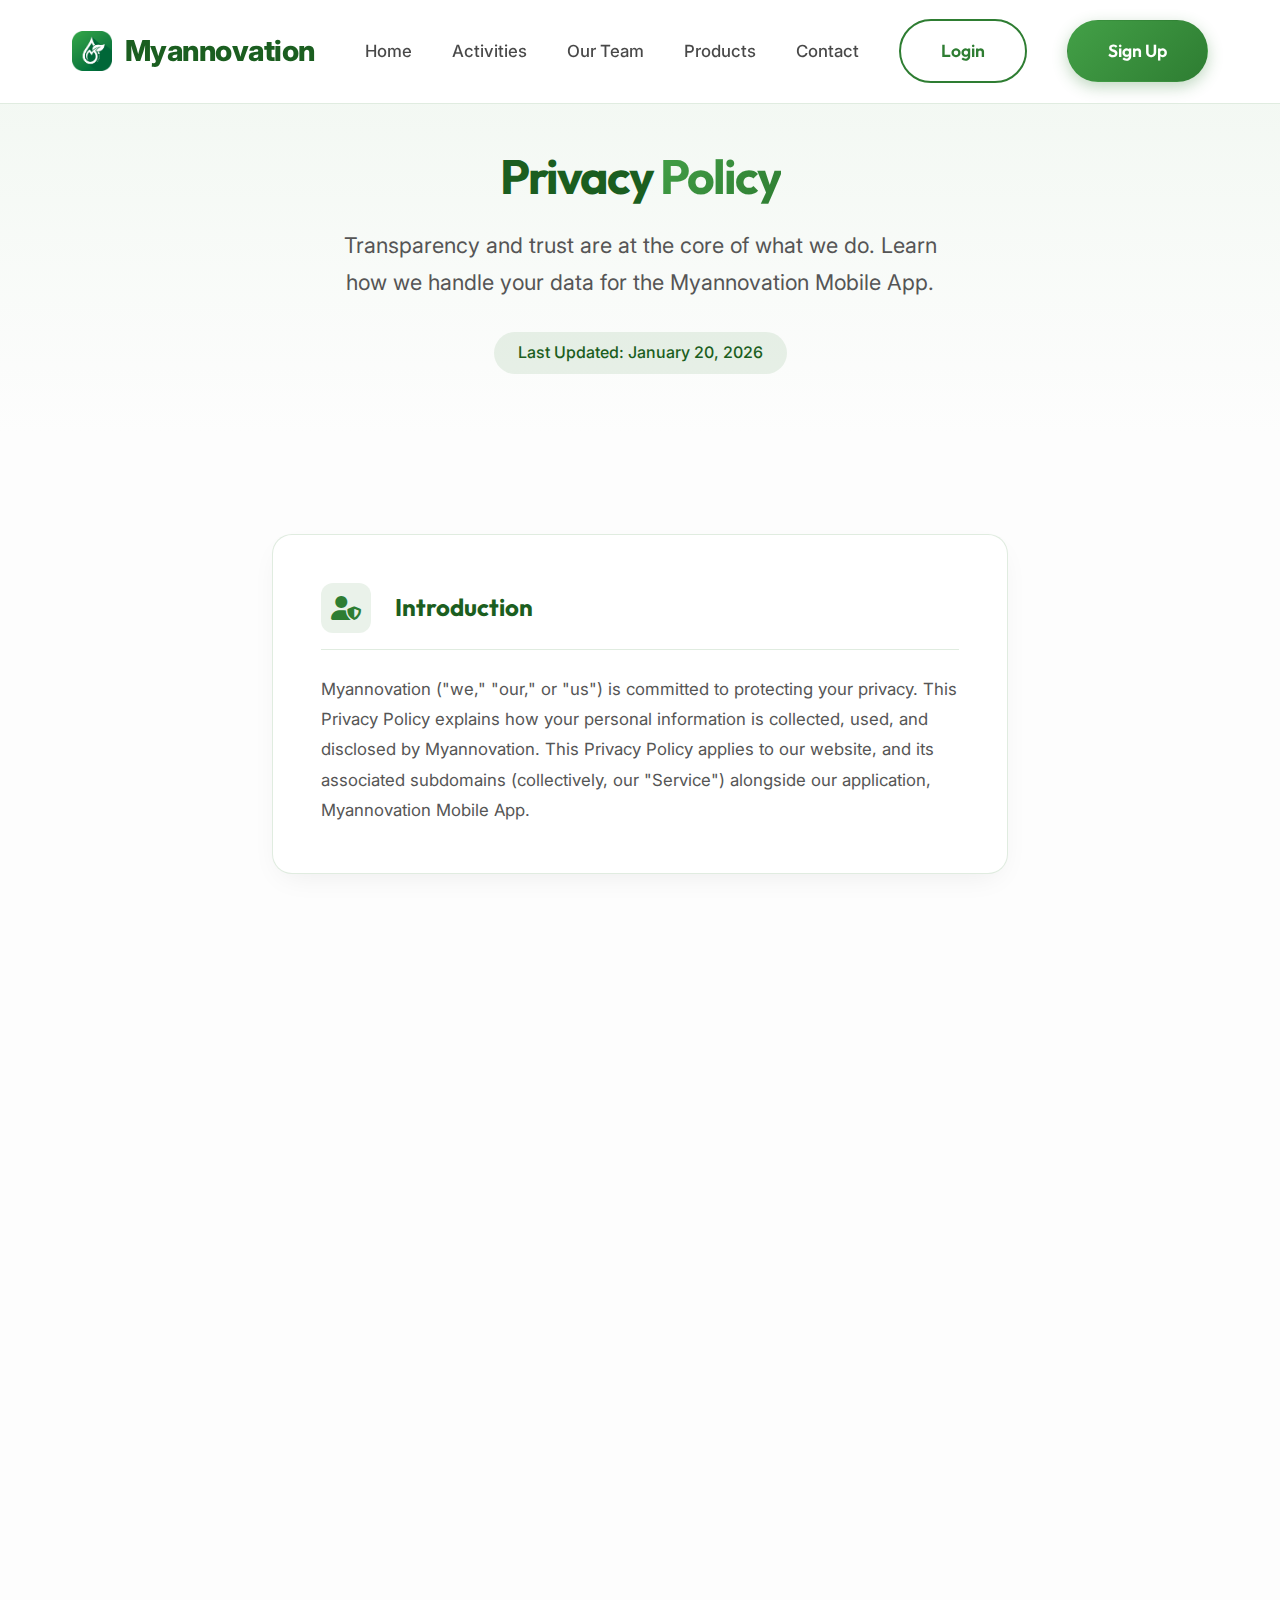
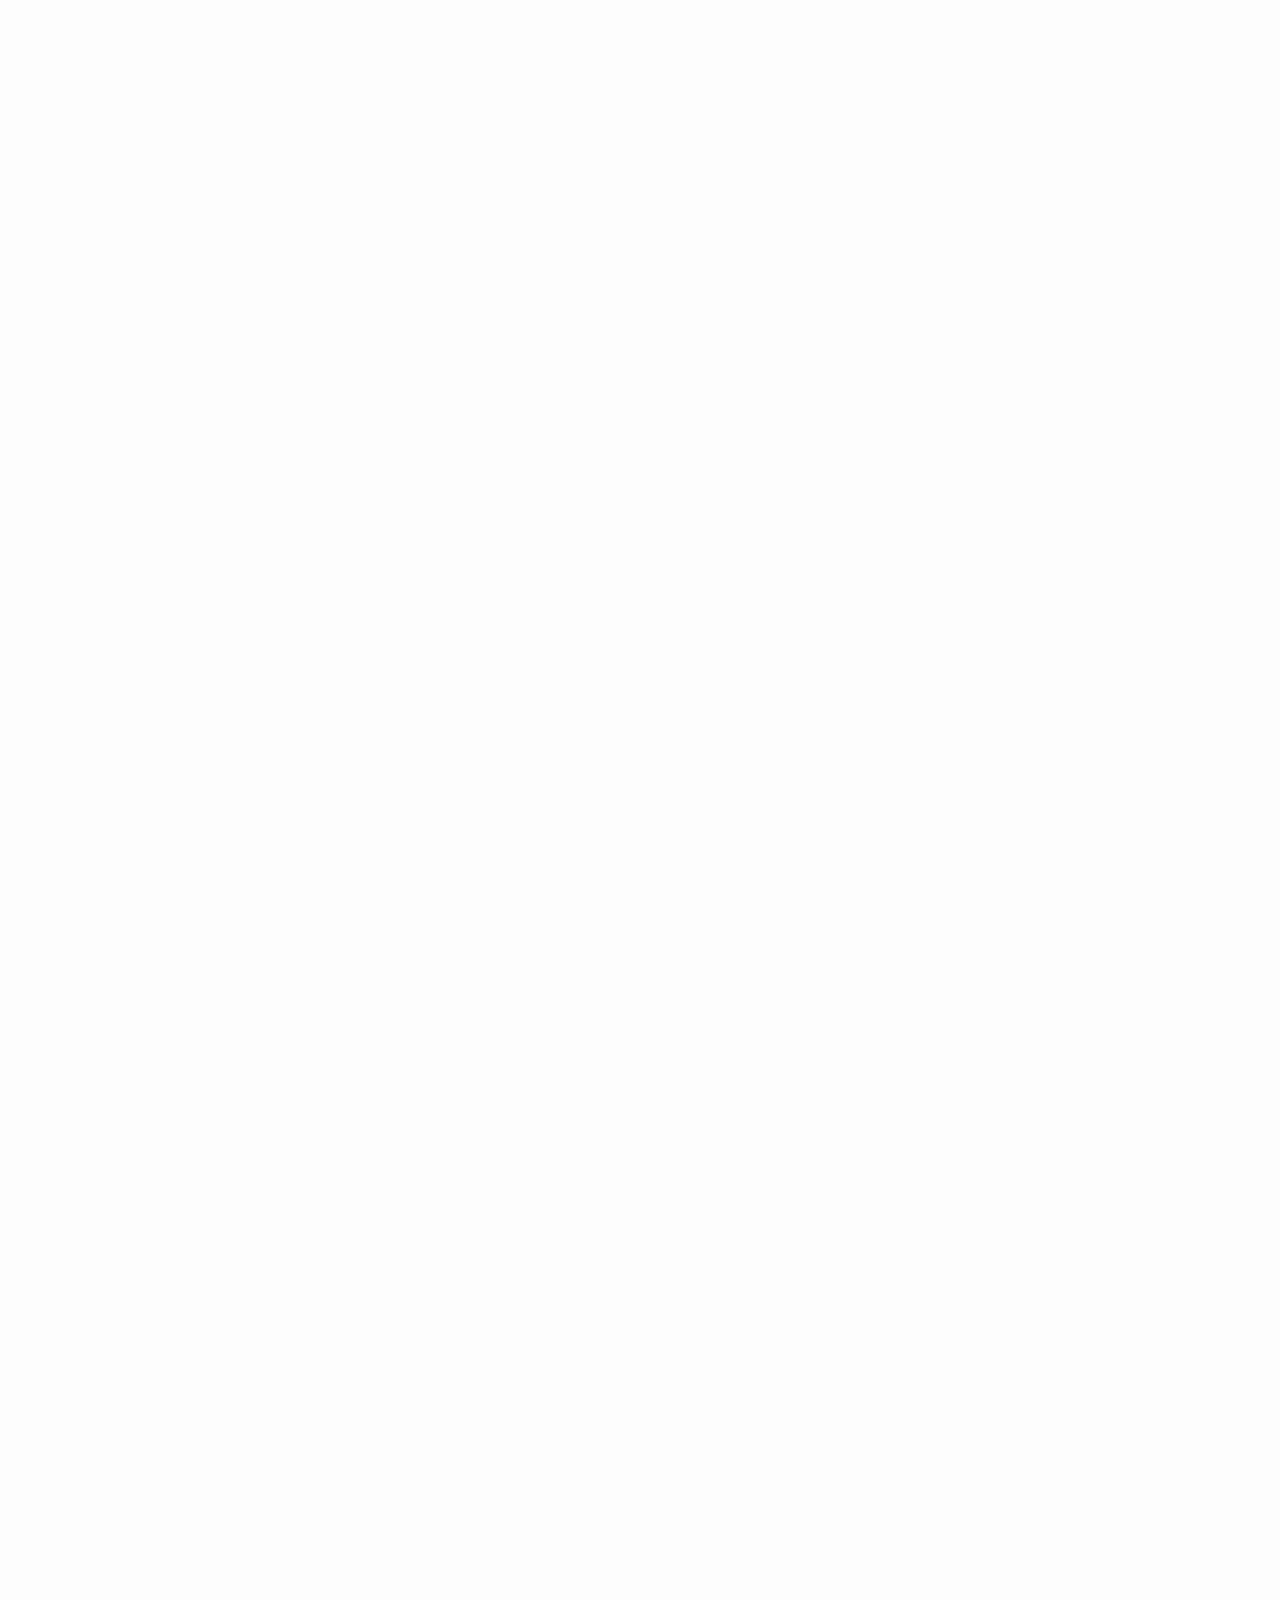
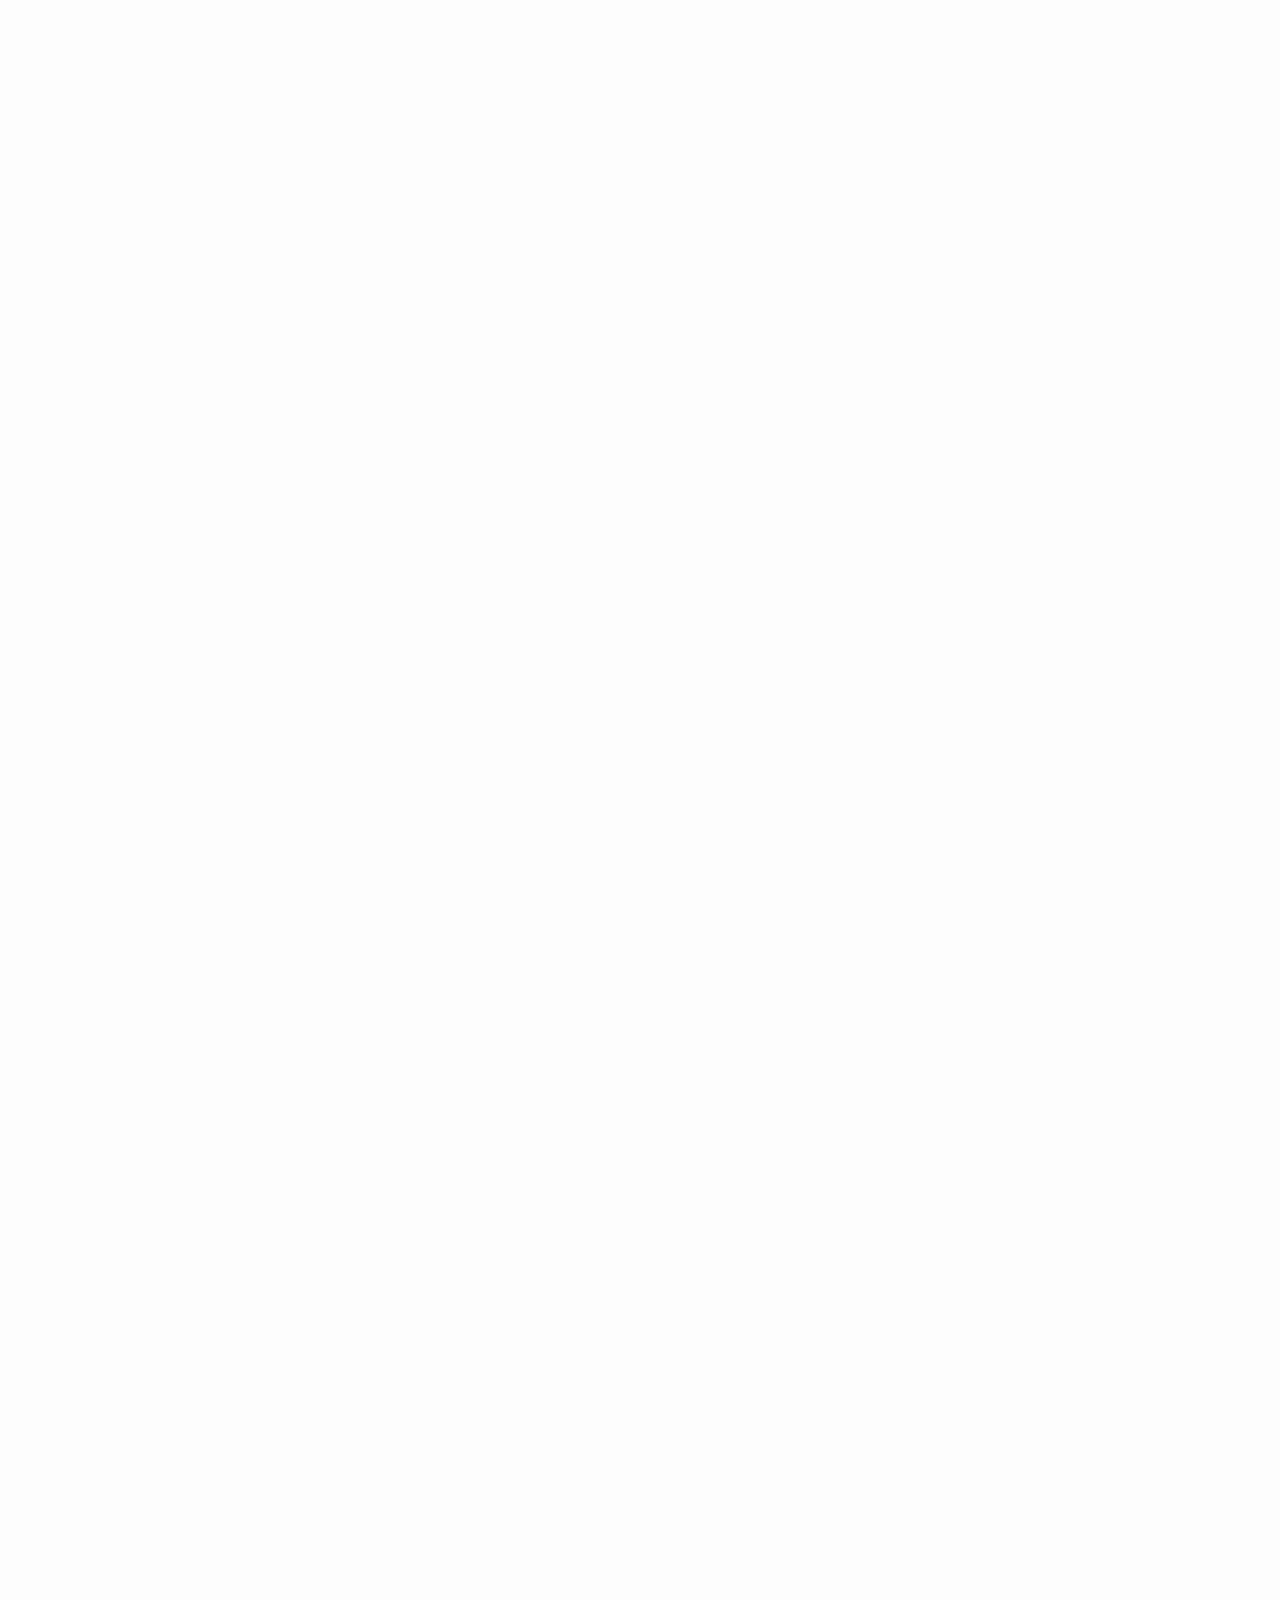
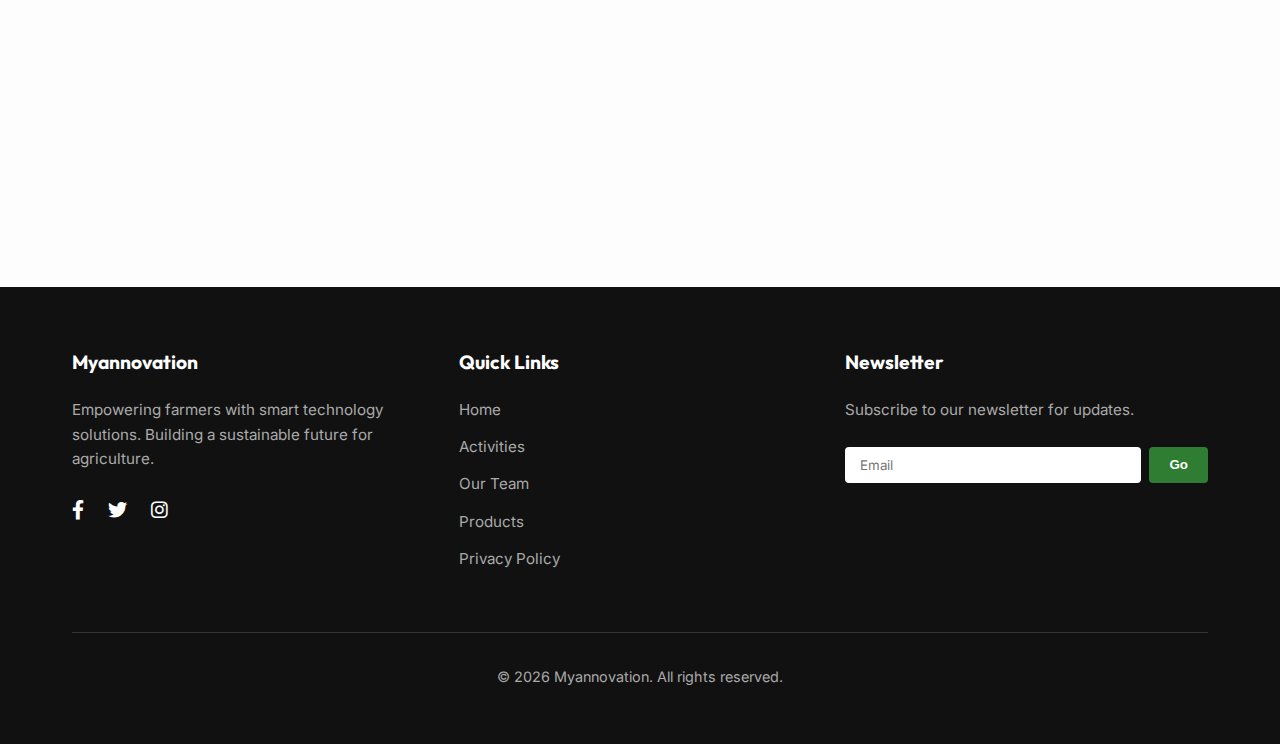
<file: privacy.html>
<!DOCTYPE html>
<html lang="en">

<head>
    <meta charset="UTF-8">
    <meta name="viewport" content="width=device-width, initial-scale=1.0">
    <title>Privacy Policy - Myannovation Mobile App</title>
    <link rel="stylesheet" href="styles.css">
    <link rel="stylesheet" href="https://cdnjs.cloudflare.com/ajax/libs/font-awesome/6.0.0/css/all.min.css">
    <style>
        .privacy-container {
            max-width: 800px;
            margin: 0 auto;
        }

        .policy-card {
            background: var(--bg-card);
            border-radius: 20px;
            padding: 3rem;
            box-shadow: var(--shadow);
            margin-bottom: 2rem;
            border: 1px solid var(--border);
        }

        .policy-header {
            display: flex;
            align-items: center;
            margin-bottom: 1.5rem;
            border-bottom: 1px solid var(--border);
            padding-bottom: 1rem;
        }

        .policy-icon {
            width: 50px;
            height: 50px;
            background: rgba(46, 125, 50, 0.1);
            border-radius: 12px;
            display: flex;
            align-items: center;
            justify-content: center;
            color: var(--primary);
            font-size: 1.5rem;
            margin-right: 1.5rem;
        }

        .policy-title {
            font-size: 1.5rem;
            color: var(--primary-dark);
            margin: 0;
        }

        .policy-content {
            color: var(--text-secondary);
            font-size: 1.05rem;
            line-height: 1.8;
        }

        .policy-list {
            list-style: none;
            margin-top: 1rem;
        }

        .policy-list li {
            position: relative;
            padding-left: 1.5rem;
            margin-bottom: 0.8rem;
        }

        .policy-list li::before {
            content: '•';
            color: var(--primary);
            position: absolute;
            left: 0;
            font-weight: bold;
            font-size: 1.2rem;
        }

        @media (max-width: 600px) {
            .policy-card {
                padding: 2rem;
            }

            .policy-header {
                flex-direction: column;
                align-items: flex-start;
                gap: 1rem;
            }

            .policy-icon {
                margin-right: 0;
            }
        }
    </style>
</head>

<body>
    <!-- Navigation -->
    <nav class="navbar glass-nav">
        <div class="container nav-container">
            <a href="index.html" class="logo">
                <img src="assets/logo.png" alt="Myannovation Logo" style="height: 40px;">
                <span class="logo-text">Myannovation</span>
            </a>
            <div class="nav-links">
                <a href="index.html" class="nav-link">Home</a>
                <a href="activities.html" class="nav-link">Activities</a>
                <a href="team.html" class="nav-link">Our Team</a>
                <a href="index.html#products" class="nav-link">Products</a>
                <a href="index.html#contact" class="nav-link">Contact</a>
                <a href="login.html" class="btn btn-outline">Login</a>
                <a href="register.html" class="btn btn-primary">Sign Up</a>
            </div>
            <div class="mobile-toggle" style="display: none; color: var(--primary-dark); font-size: 1.5rem;">
                <i class="fas fa-bars"></i>
            </div>
        </div>
    </nav>

    <!-- Hero -->
    <section class="section"
        style="padding-top: 150px; padding-bottom: 60px; text-align: center; background: linear-gradient(to bottom, var(--bg-off-white), var(--bg-light));">
        <div class="container">
            <h1 class="hero-title reveal" style="font-size: 3rem;">Privacy <span class="gradient-text">Policy</span>
            </h1>
            <p class="hero-subtitle reveal" style="margin: 0 auto; max-width: 600px;">
                Transparency and trust are at the core of what we do. Learn how we handle your data for the Myannovation
                Mobile App.
            </p>
            <div class="reveal"
                style="margin-top: 2rem; display: inline-block; padding: 0.5rem 1.5rem; background: rgba(46, 125, 50, 0.1); color: var(--primary-dark); border-radius: 50px; font-weight: 500;">
                Last Updated: January 20, 2026
            </div>
        </div>
    </section>

    <!-- Content -->
    <section class="section">
        <div class="container privacy-container">

            <!-- Introduction -->
            <div class="policy-card reveal">
                <div class="policy-header">
                    <div class="policy-icon"><i class="fas fa-user-shield"></i></div>
                    <h2 class="policy-title">Introduction</h2>
                </div>
                <div class="policy-content">
                    Myannovation ("we," "our," or "us") is committed to protecting your privacy. This Privacy Policy
                    explains how your personal information is collected, used, and disclosed by Myannovation. This
                    Privacy Policy applies to our website, and its associated subdomains (collectively, our "Service")
                    alongside our application, Myannovation Mobile App.
                </div>
            </div>

            <!-- Information Collection -->
            <div class="policy-card reveal">
                <div class="policy-header">
                    <div class="policy-icon"><i class="fas fa-database"></i></div>
                    <h2 class="policy-title">Information We Collect</h2>
                </div>
                <div class="policy-content">
                    <p>We collect information to provide better services to our users. The types of information we
                        collect include:</p>
                    <ul class="policy-list">
                        <li><strong>Personal Information:</strong> Name, email address, phone number, and farm location
                            data when you register for an account.</li>
                        <li><strong>Device Information:</strong> Information about your mobile device, including IP
                            address, device type, and operating system.</li>
                        <li><strong>Usage Data:</strong> Information identifying your device and usage patterns, such as
                            features used and time spent on the app.</li>
                        <li><strong>Sensor Data:</strong> Data collected from your connected agricultural devices (IoT
                            sensors, pumps, etc.) linked to your account.</li>
                    </ul>
                </div>
            </div>

            <!-- Usage -->
            <div class="policy-card reveal">
                <div class="policy-header">
                    <div class="policy-icon"><i class="fas fa-cogs"></i></div>
                    <h2 class="policy-title">How We Use Your Information</h2>
                </div>
                <div class="policy-content">
                    <p>We use the information we collect in various ways, including to:</p>
                    <ul class="policy-list">
                        <li>Provide, operate, and maintain our mobile application</li>
                        <li>Improve, personalize, and expand our services</li>
                        <li>Understand and analyze how you use our app</li>
                        <li>Develop new products, services, features, and functionality</li>
                        <li>Communicate with you, either directly or through one of our partners</li>
                        <li>Monitor and analyze trends, usage, and activities in connection with our service</li>
                    </ul>
                </div>
            </div>

            <!-- Sharing -->
            <div class="policy-card reveal">
                <div class="policy-header">
                    <div class="policy-icon"><i class="fas fa-share-alt"></i></div>
                    <h2 class="policy-title">Information Sharing</h2>
                </div>
                <div class="policy-content">
                    We do not sell, trade, or rent Users personal identification information to others. We may share
                    generic aggregated demographic information not linked to any personal identification information
                    regarding visitors and users with our business partners, trusted affiliates, and advertisers for the
                    purposes outlined above.
                </div>
            </div>

            <!-- Security -->
            <div class="policy-card reveal">
                <div class="policy-header">
                    <div class="policy-icon"><i class="fas fa-lock"></i></div>
                    <h2 class="policy-title">Security</h2>
                </div>
                <div class="policy-content">
                    We value your trust in providing us your Personal Information, thus we are striving to use
                    commercially acceptable means of protecting it. But remember that no method of transmission over the
                    internet, or method of electronic storage is 100% secure and reliable, and we cannot guarantee its
                    absolute security.
                </div>
            </div>

            <!-- Data Retention -->
            <div class="policy-card reveal">
                <div class="policy-header">
                    <div class="policy-icon"><i class="fas fa-clock"></i></div>
                    <h2 class="policy-title">Data Retention</h2>
                </div>
                <div class="policy-content">
                    <p>We retain your personal information only for as long as necessary to fulfill the purposes
                        outlined in this Privacy Policy, unless a longer retention period is required or permitted by
                        law.</p>
                    <ul class="policy-list">
                        <li><strong>Account Data:</strong> Retained while your account is active and for 90 days after
                            account deletion.</li>
                        <li><strong>Sensor and Usage Data:</strong> Retained for up to 2 years for analytics and service
                            improvement purposes.</li>
                        <li><strong>Communication Records:</strong> Retained for up to 1 year for customer support
                            purposes.</li>
                        <li><strong>Legal Compliance Data:</strong> May be retained longer if required by applicable
                            laws or regulations.</li>
                    </ul>
                </div>
            </div>

            <!-- Your Rights and Data Deletion -->
            <div class="policy-card reveal">
                <div class="policy-header">
                    <div class="policy-icon"><i class="fas fa-user-check"></i></div>
                    <h2 class="policy-title">Your Rights and Data Deletion</h2>
                </div>
                <div class="policy-content">
                    <p>You have the following rights regarding your personal data:</p>
                    <ul class="policy-list">
                        <li><strong>Access:</strong> You can request a copy of the personal data we hold about you.</li>
                        <li><strong>Correction:</strong> You can update or correct your personal information through
                            your account settings.</li>
                        <li><strong>Data Deletion:</strong> You can request deletion of your personal data without
                            deleting your account.</li>
                        <li><strong>Account Deletion:</strong> You can request complete deletion of your account and all
                            associated data.</li>
                        <li><strong>Data Portability:</strong> You can request your data in a machine-readable format.
                        </li>
                        <li><strong>Withdraw Consent:</strong> You can withdraw consent for data processing at any time.
                        </li>
                    </ul>

                    <div
                        style="margin-top: 1.5rem; padding: 1.5rem; background: rgba(46, 125, 50, 0.05); border-left: 4px solid var(--primary); border-radius: 8px;">
                        <h3 style="margin-top: 0; color: var(--primary-dark); font-size: 1.2rem;">How to Request Data
                            Deletion</h3>
                        <p style="margin-bottom: 1rem;">To request deletion of your personal data or your entire
                            account, you can:</p>
                        <ol style="margin-left: 1.5rem; line-height: 1.8;">
                            <li><strong>In-App Request:</strong> Go to Settings → Privacy → Request Data Deletion in the
                                Myannovation Mobile App</li>
                            <li><strong>Email Request:</strong> Send an email to
                                <strong>privacy@myannovation.com</strong> with the subject "Data Deletion Request"
                            </li>
                            <li><strong>Contact Form:</strong> Fill out our data deletion request form at
                                <strong>www.myannovation.com/data-deletion</strong>
                            </li>
                        </ol>
                        <p style="margin-top: 1rem; margin-bottom: 0;"><strong>Response Time:</strong> We will respond
                            to your request within 30 days and complete the deletion within 90 days, unless legally
                            required to retain certain information.</p>
                    </div>

                    <div
                        style="margin-top: 1rem; padding: 1rem; background: #fff3cd; border-radius: 8px; border: 1px solid #ffc107;">
                        <p style="margin: 0; color: #856404;"><strong>Note:</strong> Some data may need to be retained
                            for legal compliance, fraud prevention, or to complete transactions you have requested. We
                            will inform you if we cannot delete specific data and explain why.</p>
                    </div>
                </div>
            </div>

            <!-- Contact -->
            <div class="policy-card reveal">
                <div class="policy-header">
                    <div class="policy-icon"><i class="fas fa-envelope-open-text"></i></div>
                    <h2 class="policy-title">Contact Us</h2>
                </div>
                <div class="policy-content">
                    <p>If you have any questions or suggestions about our Privacy Policy, do not hesitate to contact us.
                    </p>
                    <div
                        style="margin-top: 1.5rem; padding: 1.5rem; background: #f9f9f9; border-radius: 12px; display: flex; flex-direction: column; gap: 0.8rem;">
                        <span style="display: flex; align-items: center;"><i class="fas fa-envelope"
                                style="color: var(--primary); margin-right: 1rem; width: 20px;"></i>
                            info@myannovation.com</span>
                        <span style="display: flex; align-items: center;"><i class="fas fa-phone"
                                style="color: var(--primary); margin-right: 1rem; width: 20px;"></i> +959
                            750272225</span>
                    </div>
                </div>
            </div>

        </div>
    </section>

    <!-- Footer -->
    <footer class="footer">
        <div class="container">
            <div class="grid-3">
                <!-- Column 1: Info -->
                <div>
                    <h3>Myannovation</h3>
                    <p>
                        Empowering farmers with smart technology solutions. Building a sustainable future for
                        agriculture.
                    </p>
                    <div class="footer-social">
                        <a href="https://www.facebook.com/people/Myannovation/61566547287081/" target="_blank"><i
                                class="fab fa-facebook-f"></i></a>
                        <a href="#"><i class="fab fa-twitter"></i></a>
                        <a href="#"><i class="fab fa-instagram"></i></a>
                    </div>
                </div>

                <!-- Column 2: Quick Links -->
                <div>
                    <h3>Quick Links</h3>
                    <ul class="footer-links">
                        <li><a href="index.html">Home</a></li>
                        <li><a href="activities.html">Activities</a></li>
                        <li><a href="team.html">Our Team</a></li>
                        <li><a href="index.html#products">Products</a></li>
                        <li><a href="privacy.html">Privacy Policy</a></li>
                    </ul>
                </div>

                <!-- Column 3: Newsletter -->
                <div>
                    <h3>Newsletter</h3>
                    <p>Subscribe to our newsletter for updates.</p>
                    <form class="newsletter-form" onsubmit="event.preventDefault();">
                        <input type="email" placeholder="Email" class="newsletter-input" required>
                        <button type="submit" class="btn-newsletter">Go</button>
                    </form>
                </div>
            </div>
            <div class="footer-bottom">
                <p>&copy; 2026 Myannovation. All rights reserved.</p>
            </div>
        </div>
    </footer>
    <script src="script.js"></script>
</body>

</html>
</file>
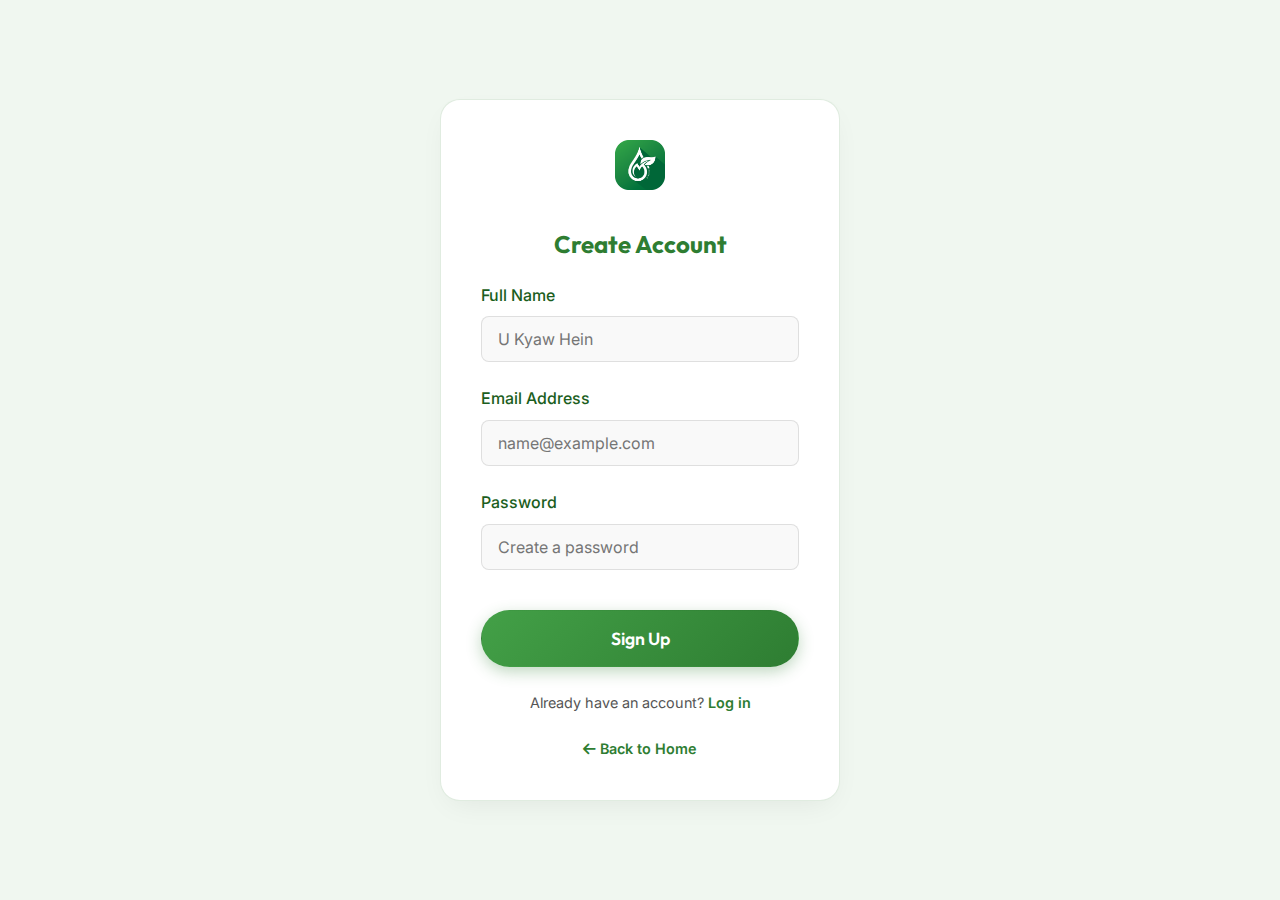
<file: register.html>
<!DOCTYPE html>
<html lang="en">

<head>
    <meta charset="UTF-8">
    <meta name="viewport" content="width=device-width, initial-scale=1.0">
    <title>Sign Up - Myannovation</title>
    <link href="https://cdnjs.cloudflare.com/ajax/libs/font-awesome/6.0.0/css/all.min.css" rel="stylesheet">
    <link rel="stylesheet" href="styles.css">
    <style>
        .auth-container {
            display: flex;
            align-items: center;
            justify-content: center;
            min-height: 100vh;
            background: var(--bg-off-white);
            padding: 20px;
        }

        .auth-card {
            width: 100%;
            max-width: 400px;
            padding: 2.5rem;
            text-align: center;
        }

        .auth-logo {
            margin-bottom: 2rem;
            display: inline-block;
        }

        .auth-logo img {
            height: 50px;
        }

        .auth-form {
            text-align: left;
        }

        .auth-footer {
            margin-top: 1.5rem;
            font-size: 0.9rem;
            color: var(--text-secondary);
        }

        .auth-footer a {
            color: var(--primary);
            font-weight: 600;
        }
    </style>
</head>

<body>
    <div class="auth-container">
        <div class="card auth-card fade-in">
            <a href="index.html" class="auth-logo">
                <img src="assets/logo.png" alt="Myannovation">
            </a>
            <h2 style="margin-bottom: 1.5rem; color: var(--primary);">Create Account</h2>
            <form action="#" class="auth-form">
                <div class="form-group">
                    <label for="name" class="form-label">Full Name</label>
                    <input type="text" id="name" class="form-input" placeholder="U Kyaw Hein" required>
                </div>
                <div class="form-group">
                    <label for="email" class="form-label">Email Address</label>
                    <input type="email" id="email" class="form-input" placeholder="name@example.com" required>
                </div>
                <div class="form-group">
                    <label for="password" class="form-label">Password</label>
                    <input type="password" id="password" class="form-input" placeholder="Create a password" required>
                </div>
                <button type="submit" class="btn btn-primary" style="width: 100%; margin-top: 1rem;">Sign Up</button>
            </form>
            <div class="auth-footer">
                Already have an account? <a href="login.html">Log in</a>
                <br><br>
                <a href="index.html"><i class="fas fa-arrow-left"></i> Back to Home</a>
            </div>
        </div>
    </div>
</body>

</html>
</file>
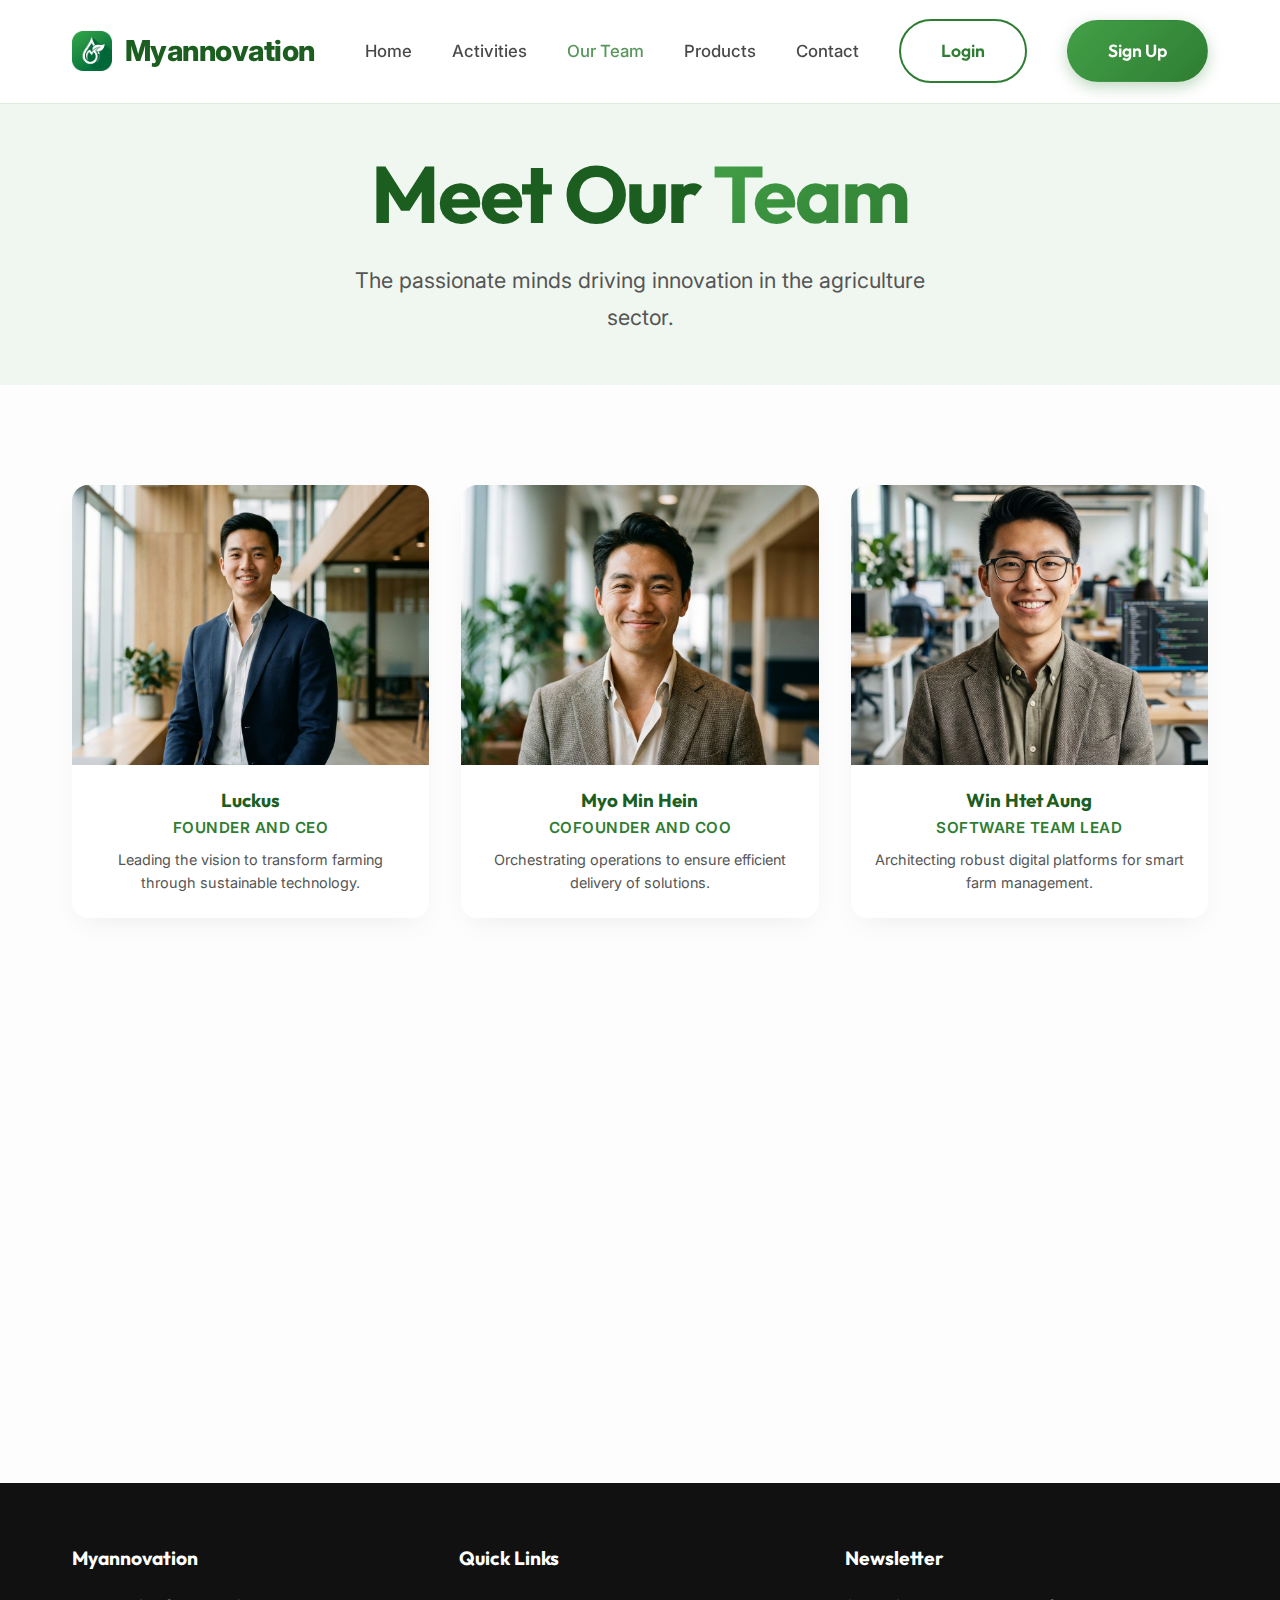
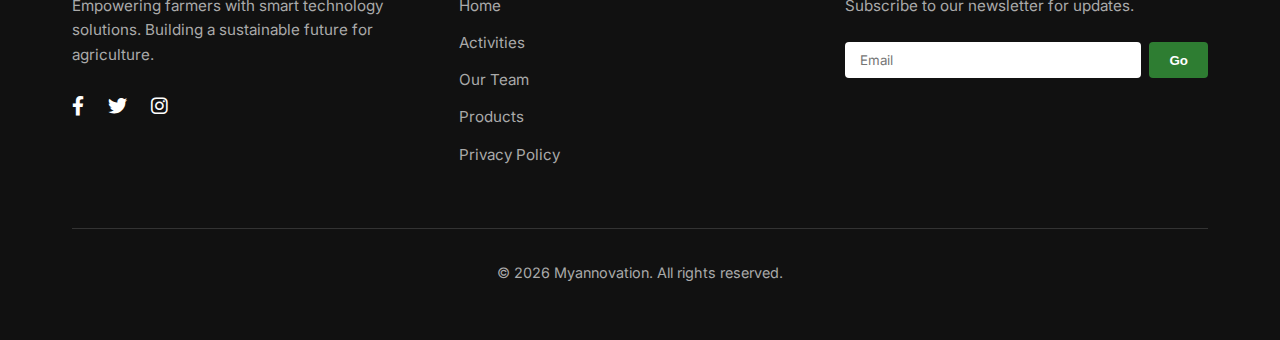
<file: team.html>
<!DOCTYPE html>
<html lang="en">

<head>
    <meta charset="UTF-8">
    <meta name="viewport" content="width=device-width, initial-scale=1.0">
    <title>Our Team - Myannovation</title>
    <link rel="stylesheet" href="styles.css">
    <link rel="stylesheet" href="https://cdnjs.cloudflare.com/ajax/libs/font-awesome/6.0.0/css/all.min.css">
</head>

<body>
    <!-- Navigation -->
    <nav class="navbar glass-nav">
        <div class="container nav-container">
            <a href="index.html" class="logo">
                <img src="assets/logo.png" alt="Myannovation Logo" style="height: 40px;">
                <span class="logo-text">Myannovation</span>
            </a>
            <div class="nav-links">
                <a href="index.html" class="nav-link">Home</a>
                <a href="activities.html" class="nav-link">Activities</a>
                <a href="team.html" class="nav-link" style="color: var(--primary);">Our Team</a>
                <a href="index.html#products" class="nav-link">Products</a>
                <a href="index.html#contact" class="nav-link">Contact</a>
                <a href="login.html" class="btn btn-outline">Login</a>
                <a href="register.html" class="btn btn-primary">Sign Up</a>
            </div>
            <div class="mobile-toggle" style="display: none; color: var(--primary-dark); font-size: 1.5rem;">
                <i class="fas fa-bars"></i>
            </div>
        </div>
    </nav>

    <!-- Header -->
    <section class="section" style="padding-top: 150px; padding-bottom: 50px; text-align: center;">
        <div class="container">
            <h1 class="hero-title reveal">Meet Our <span class="gradient-text">Team</span></h1>
            <p class="hero-subtitle reveal" style="margin: 0 auto; max-width: 600px;">The passionate minds driving
                innovation in the agriculture sector.</p>
        </div>
    </section>

    <!-- Team Grid -->
    <section class="section">
        <div class="container">
            <div class="team-grid">
                <!-- Ye Min Htwe -->
                <div class="team-card reveal">
                    <div class="team-img-wrapper">
                        <img src="assets/team_ceo_ye_min_htwe_1768584023762.png" alt="Ye Min Htwe" class="team-img">
                    </div>
                    <div class="team-info">
                        <h3 class="team-name">Luckus</h3>
                        <p class="team-role">Founder and CEO</p>
                        <p class="team-bio">Leading the vision to transform farming through sustainable technology.</p>
                    </div>
                </div>

                <!-- Myo Min Hein -->
                <div class="team-card reveal">
                    <div class="team-img-wrapper">
                        <img src="assets/team_coo_myo_min_hein_1768584037979.png" alt="Myo Min Hein" class="team-img">
                    </div>
                    <div class="team-info">
                        <h3 class="team-name">Myo Min Hein</h3>
                        <p class="team-role">Cofounder and COO</p>
                        <p class="team-bio">Orchestrating operations to ensure efficient delivery of solutions.</p>
                    </div>
                </div>

                <!-- Win Htet Aung -->
                <div class="team-card reveal">
                    <div class="team-img-wrapper">
                        <img src="assets/team_soft_lead_win_htet_aung_1768584054005.png" alt="Win Htet Aung"
                            class="team-img">
                    </div>
                    <div class="team-info">
                        <h3 class="team-name">Win Htet Aung</h3>
                        <p class="team-role">Software Team Lead</p>
                        <p class="team-bio">Architecting robust digital platforms for smart farm management.</p>
                    </div>
                </div>

                <!-- Aung Myo Kyaw -->
                <div class="team-card reveal">
                    <div class="team-img-wrapper">
                        <img src="assets/team_hard_lead_aung_myo_kyaw_1768584070717.png" alt="Aung Myo Kyaw"
                            class="team-img">
                    </div>
                    <div class="team-info">
                        <h3 class="team-name">Aung Myo Kyaw</h3>
                        <p class="team-role">Hardware Team Lead</p>
                        <p class="team-bio">Designing durable and precise IoT sensors for field conditions.</p>
                    </div>
                </div>

                <!-- Mobile Developer -->
                <div class="team-card reveal">
                    <div class="team-img-wrapper">
                        <img src="assets/team_mobile_dev_1768584085950.png" alt="Mobile Developer" class="team-img">
                    </div>
                    <div class="team-info">
                        <h3 class="team-name">Mobile Developer</h3>
                        <p class="team-role">Mobile App Developer</p>
                        <p class="team-bio">Crafting intuitive mobile experiences for farmers on the go.</p>
                    </div>
                </div>
            </div>
        </div>
    </section>

    <!-- Footer -->
    <footer class="footer">
        <div class="container">
            <div class="grid-3">
                <!-- Column 1: Info -->
                <div>
                    <h3>Myannovation</h3>
                    <p>
                        Empowering farmers with smart technology solutions. Building a sustainable future for
                        agriculture.
                    </p>
                    <div class="footer-social">
                        <a href="https://www.facebook.com/people/Myannovation/61566547287081/" target="_blank"><i
                                class="fab fa-facebook-f"></i></a>
                        <a href="#"><i class="fab fa-twitter"></i></a>
                        <a href="#"><i class="fab fa-instagram"></i></a>
                    </div>
                </div>

                <!-- Column 2: Quick Links -->
                <div>
                    <h3>Quick Links</h3>
                    <ul class="footer-links">
                        <li><a href="index.html">Home</a></li>
                        <li><a href="activities.html">Activities</a></li>
                        <li><a href="team.html">Our Team</a></li>
                        <li><a href="index.html#products">Products</a></li>
                        <li><a href="privacy.html">Privacy Policy</a></li>
                    </ul>
                </div>

                <!-- Column 3: Newsletter -->
                <div>
                    <h3>Newsletter</h3>
                    <p>Subscribe to our newsletter for updates.</p>
                    <form class="newsletter-form" onsubmit="event.preventDefault();">
                        <input type="email" placeholder="Email" class="newsletter-input" required>
                        <button type="submit" class="btn-newsletter">Go</button>
                    </form>
                </div>
            </div>
            <div class="footer-bottom">
                <p>&copy; 2026 Myannovation. All rights reserved.</p>
            </div>
        </div>
    </footer>
    <script src="script.js"></script>
</body>

</html>
</file>
<file: styles.css>
/* Modern Design System - Myannovation (Light Theme) */
@import url('https://fonts.googleapis.com/css2?family=Inter:wght@300;400;500;600&family=Outfit:wght@400;500;600;700&display=swap');

:root {
    /* Colors - Logo Palette */
    --primary: #2E7D32;
    /* Forest Green */
    --primary-dark: #1B5E20;
    --secondary: #43A047;
    /* Vibrant Green */
    --accent: #66BB6A;
    /* Light Green */

    /* Light Theme Colors */
    --bg-light: #fdfdfd;
    --bg-off-white: #f0f7f0;
    --bg-white: #ffffff;
    --text-primary: #1a1a1a;
    --text-secondary: #555555;
    --border: rgba(46, 125, 50, 0.15);

    /* Card Backgrounds */
    --bg-card: #ffffff;
    --bg-card-hover: #f9fdf9;

    /* Gradients */
    --gradient-primary: linear-gradient(135deg, var(--secondary) 0%, var(--primary) 100%);
    --gradient-hero: linear-gradient(to right, #f0f7f0, #ffffff);

    /* Spacing */
    --container: 1200px;
    --section-pad: 100px;

    /* Effects */
    --glass: blur(12px);
    --shadow: 0 10px 30px -10px rgba(0, 0, 0, 0.08);
    /* Softer shadow */
    --shadow-hover: 0 20px 40px -10px rgba(46, 125, 50, 0.15);
    --glow: 0 0 25px rgba(46, 125, 50, 0.2);
}

* {
    margin: 0;
    padding: 0;
    box-sizing: border-box;
}

img {
    max-width: 100%;
    height: auto;
}

html,
body {
    overflow-x: hidden;
    /* Strict overflow handling */
    width: 100%;
}

body {
    background-color: var(--bg-light);
    color: var(--text-primary);
    font-family: 'Inter', sans-serif;
    /* High readability */
    line-height: 1.6;
    max-width: 100vw;
    font-size: 16px;
}

h1,
h2,
h3,
h4,
h5,
h6 {
    font-family: 'Outfit', sans-serif;
    /* Stylish headings */
    line-height: 1.2;
    color: var(--primary-dark);
}

a {
    text-decoration: none;
    color: inherit;
    transition: 0.3s ease;
}

/* Utilities */
.container {
    max-width: var(--container);
    margin: 0 auto;
    padding: 0 2rem;
}

.section {
    padding: var(--section-pad) 0;
    position: relative;
    background: var(--bg-light);
}

.section:nth-child(even) {
    background: var(--bg-off-white);
}

.gradient-text {
    background: var(--gradient-primary);
    -webkit-background-clip: text;
    background-clip: text;
    color: transparent;
}

.btn {
    display: inline-flex;
    align-items: center;
    justify-content: center;
    padding: 16px 40px;
    /* Increased padding */
    border-radius: 50px;
    font-weight: 600;
    /* Bolder */
    font-size: 1.1rem;
    /* Larger font */
    font-family: 'Outfit', sans-serif;
    cursor: pointer;
    transition: all 0.3s ease;
    border: 1px solid transparent;
}

.btn-primary {
    background: var(--gradient-primary);
    color: #fff;
    box-shadow: 0 5px 15px rgba(46, 125, 50, 0.3);
}

.btn-primary:hover {
    transform: translateY(-2px);
    box-shadow: 0 8px 25px rgba(46, 125, 50, 0.4);
}

.btn-outline {
    background: transparent;
    border-color: var(--primary);
    color: var(--primary);
    border-width: 2px;
    /* Thicker border */
}

.btn-outline:hover {
    background: rgba(46, 125, 50, 0.05);
}

/* Glassmorphism Navigation */
.glass-nav {
    background: rgba(255, 255, 255, 0.95);
    /* More opaque */
    backdrop-filter: var(--glass);
    -webkit-backdrop-filter: var(--glass);
    border-bottom: 1px solid var(--border);
}

/* Navigation */
.navbar {
    position: fixed;
    top: 0;
    left: 0;
    width: 100%;
    z-index: 1000;
    padding: 1.2rem 0;
    transition: 0.3s ease;
}

.navbar.scrolled {
    padding: 1rem 0;
    box-shadow: 0 5px 20px rgba(0, 0, 0, 0.05);
}

.nav-container {
    display: flex;
    justify-content: space-between;
    align-items: center;
}

.logo {
    display: flex;
    align-items: center;
    gap: 0.8rem;
}

.logo-text {
    font-size: 1.8rem;
    /* Larger logo text */
    font-weight: 800;
    letter-spacing: -0.5px;
    color: var(--primary-dark);
}

.nav-links {
    display: flex;
    gap: 2.5rem;
    /* More space between links */
    align-items: center;
}

.nav-link {
    font-weight: 500;
    font-size: 1.05rem;
    /* Larger nav links */
    position: relative;
    color: var(--text-primary);
    opacity: 0.8;
}

.nav-link:hover {
    opacity: 1;
    color: var(--primary);
}

/* Hero Section */
.hero {
    min-height: 90vh;
    /* Reduced slightly to pull content up if needed, but keeping large */
    display: flex;
    align-items: center;
    position: relative;
    padding-top: 100px;
    padding-bottom: 80px;
    overflow: hidden;
}

.hero-container {
    display: grid;
    grid-template-columns: 1fr 1fr;
    /* Restore 1:1 ratio for larger image */
    gap: 3rem;
    /* Balanced gap */
    align-items: center;
}

.hero-title {
    font-size: 5rem;
    /* Much larger */
    margin-bottom: 1.5rem;
    letter-spacing: -2px;
    line-height: 1.1;
}

.hero-subtitle {
    font-size: 1.35rem;
    /* Larger subtitle */
    color: var(--text-secondary);
    margin-bottom: 3rem;
    max-width: 90%;
    line-height: 1.7;
}

.hero-image-wrapper {
    position: relative;
    height: 100%;
    display: flex;
    align-items: center;
    justify-content: center;
    /* Ensure image can grow */
    width: 100%;
}

.hero-img-main {
    width: 100%;
    max-width: none;
    height: auto;
    border-radius: 20px;
    box-shadow: 0 20px 50px rgba(0, 0, 0, 0.1);
}

/* Features/Products Grid */
.grid-3 {
    display: grid;
    grid-template-columns: repeat(auto-fit, minmax(280px, 1fr));
    gap: 1.5rem;
}

.card {
    padding: 1.5rem;
    background: var(--bg-card);
    border-radius: 20px;
    box-shadow: var(--shadow);
    transition: all 0.4s ease;
    border: 1px solid var(--border);
    display: flex;
    flex-direction: column;
}

.card:hover {
    transform: translateY(-8px);
    box-shadow: var(--shadow-hover);
    border-color: var(--secondary);
}

.card-image-container {
    width: 100%;
    height: 200px;
    border-radius: 12px;
    overflow: hidden;
    margin-bottom: 1.5rem;
    position: relative;
    cursor: zoom-in;
    background: #f5f5f5;
    display: flex;
    align-items: center;
    justify-content: center;
}

.card-img {
    width: 100%;
    height: 100%;
    object-fit: cover;
    transition: transform 0.6s;
}

.card:hover .card-img {
    transform: scale(1.08);
}

.card-title {
    font-size: 1.35rem;
    margin-bottom: 0.8rem;
    color: var(--primary-dark);
}

.card-text {
    color: var(--text-secondary);
    flex-grow: 1;
}

/* Contact Form */
.contact-grid {
    display: grid;
    grid-template-columns: 1fr 1fr;
    gap: 4rem;
}

.contact-info-card,
.contact-form {
    background: var(--bg-card);
    padding: 3rem;
    border-radius: 20px;
    box-shadow: var(--shadow);
    border: 1px solid var(--border);
}

.form-group {
    margin-bottom: 1.5rem;
}

.form-label {
    display: block;
    margin-bottom: 0.5rem;
    color: var(--primary-dark);
    font-weight: 500;
}

.form-input {
    width: 100%;
    padding: 12px 16px;
    border: 1px solid rgba(0, 0, 0, 0.1);
    border-radius: 8px;
    font-family: inherit;
    font-size: 1rem;
    transition: 0.3s;
    background: #f9f9f9;
}

.form-input:focus {
    outline: none;
    border-color: var(--primary);
    box-shadow: 0 0 0 3px rgba(46, 125, 50, 0.1);
    background: #fff;
}

textarea.form-input {
    resize: vertical;
    min-height: 120px;
}

/* Testimonial Slider */
.testimonial-container {
    max-width: 100%;
    margin: 0 auto;
    position: relative;
    padding: 2rem 0;
    overflow: hidden;
    mask-image: linear-gradient(to right, transparent, black 5%, black 95%, transparent);
    -webkit-mask-image: linear-gradient(to right, transparent, black 5%, black 95%, transparent);
}

.testimonial-track {
    display: flex;
    gap: 1.5rem;
    padding: 1rem;
    /* Space for shadow */
}

.testimonial-track.marquee-content {
    width: max-content;
    animation: marquee 30s linear infinite;
}

.testimonial-track.marquee-content:hover {
    animation-play-state: paused;
}

.testimonial-slide {
    min-width: 280px;
    max-width: 280px;
    padding: 1.5rem;
    text-align: center;
    background: var(--bg-card);
    border-radius: 20px;
    box-shadow: var(--shadow);
    transition: transform 0.3s ease;
    border: 1px solid var(--border);
    flex-shrink: 0;
}

.testimonial-slide:hover {
    transform: translateY(-5px);
    box-shadow: var(--shadow-hover);
    border-color: var(--primary);
}

@keyframes marquee {
    0% {
        transform: translateX(0);
    }

    100% {
        transform: translateX(calc(-50% - 1rem));
    }

    /* Adjust for gap */
}

.testimonial-nav {
    display: none !important;
}

.nav-arrow {
    background: transparent;
    border: 1px solid var(--border);
    color: var(--primary);
    width: 40px;
    height: 40px;
    border-radius: 50%;
    display: flex;
    align-items: center;
    justify-content: center;
    cursor: pointer;
    transition: 0.3s;
}

.nav-arrow:hover {
    background: var(--primary);
    color: white;
}

.pagination-dots {
    display: flex;
    gap: 0.5rem;
    align-items: center;
}

.dot {
    width: 12px;
    height: 12px;
    background: #ddeedd;
    border-radius: 50%;
    cursor: pointer;
    transition: 0.3s;
}

.dot.active {
    background: var(--primary);
    transform: scale(1.2);
}

.quote-icon {
    font-size: 3rem;
    color: var(--primary);
    /* Use primary color */
    margin-bottom: 2rem;
    opacity: 0.4;
    /* Slightly less opaque */
}

/* Video Section */
.video-section {
    padding: var(--section-pad) 0;
    text-align: center;
    background: var(--bg-white);
}

.video-container {
    max-width: 1000px;
    width: 100%;
    /* Ensure responsiveness */
    margin: 0 auto;
    border-radius: 24px;
    overflow: hidden;
    box-shadow: 0 30px 60px -15px rgba(0, 0, 0, 0.2);
    position: relative;
    border: 1px solid var(--border);
}

.video-player {
    width: 100%;
    display: block;
    aspect-ratio: 16/9;
    object-fit: cover;
}

/* Mobile App Section */
.app-section {
    display: flex;
    align-items: center;
    gap: 4rem;
}

.app-content {
    flex: 1;
}

.app-visuals {
    flex: 1;
    display: grid;
    grid-template-columns: repeat(2, auto);
    gap: 2rem;
    justify-content: center;
    padding: 2rem 1rem;
}

.app-visuals .phone-frame:last-child {
    grid-column: span 2;
    justify-self: center;
}

.phone-frame {
    width: 240px;
    /* Wider for better visibility */
    aspect-ratio: 9/19;
    /* Modern phone aspect ratio */
    border-radius: 36px;
    overflow: hidden;
    box-shadow: 0 25px 50px -12px rgba(0, 0, 0, 0.25);
    border: 8px solid #1a1a1a;
    background: #000;
    position: relative;
    flex-shrink: 0;
    transition: transform 0.3s ease;
}

.phone-frame:hover {
    transform: translateY(-10px);
}

/* Dynamic styling for the middle phone if desired, 
   but for now uniform styling is cleaner */

.phone-screen {
    width: 100%;
    height: 100%;
    object-fit: cover;
    display: block;
    cursor: zoom-in;
}

/* Team Styles */
.team-grid {
    display: grid;
    grid-template-columns: repeat(auto-fit, minmax(280px, 1fr));
    gap: 2rem;
}

.team-card {
    background: var(--bg-card);
    border-radius: 16px;
    box-shadow: var(--shadow);
    transition: 0.3s;
    text-align: center;
    overflow: hidden;
}

.team-card:hover {
    transform: translateY(-5px);
    box-shadow: var(--shadow-hover);
}

.team-img-wrapper {
    width: 100%;
    height: 280px;
    overflow: hidden;
    background: #f0f0f0;
}

.team-img {
    width: 100%;
    height: 100%;
    object-fit: cover;
    transition: transform 0.5s;
}

.team-card:hover .team-img {
    transform: scale(1.05);
}

.team-info {
    padding: 1.5rem;
}

.team-name {
    margin-bottom: 0.25rem;
    color: var(--primary-dark);
}

.team-role {
    color: var(--primary);
    font-weight: 600;
    margin-bottom: 0.5rem;
    font-size: 0.95rem;
    text-transform: uppercase;
    letter-spacing: 0.5px;
}

.team-bio {
    color: var(--text-secondary);
    font-size: 0.9rem;
}

.reveal {
    opacity: 0;
    transform: translateY(30px);
    transition: 0.8s ease;
}

.reveal.active {
    opacity: 1;
    transform: translateY(0);
}

/* Footer */
.footer {
    background: #111;
    color: #fff;
    padding: 4rem 0 2rem;
    font-size: 0.95rem;
}

.footer h3 {
    color: #fff;
    font-size: 1.2rem;
    margin-bottom: 1.5rem;
}

.footer p {
    color: #aaa;
    line-height: 1.6;
    margin-bottom: 1.5rem;
}

.footer-social {
    display: flex;
    gap: 1.5rem;
}

.footer-social a {
    color: #fff;
    font-size: 1.2rem;
    transition: 0.3s;
}

.footer-social a:hover {
    color: var(--primary);
}

.footer-links {
    list-style: none;
}

.footer-links li {
    margin-bottom: 0.8rem;
}

.footer-links a {
    color: #aaa;
    transition: 0.3s;
}

.footer-links a:hover {
    color: var(--primary);
    padding-left: 5px;
}

.newsletter-form {
    display: flex;
    gap: 0.5rem;
    margin-top: 1rem;
}

.newsletter-input {
    flex: 1;
    padding: 10px 15px;
    border-radius: 4px;
    border: none;
    outline: none;
    font-family: inherit;
}

.btn-newsletter {
    background: var(--primary);
    color: white;
    padding: 10px 20px;
    border-radius: 4px;
    border: none;
    cursor: pointer;
    font-weight: 600;
    transition: 0.3s;
}

.btn-newsletter:hover {
    background: var(--primary-dark);
}

.footer-bottom {
    margin-top: 3rem;
    padding-top: 2rem;
    border-top: 1px solid #333;
    text-align: center;
    color: #777;
    font-size: 0.9rem;
}

/* Responsive */
@media (max-width: 900px) {

    .hero-container,
    .contact-grid,
    .app-section {
        grid-template-columns: 1fr;
        flex-direction: column;
        gap: 3rem;
    }

    .hero {
        padding-top: 100px;
        min-height: auto;
        padding-bottom: 4rem;
        text-align: center;
    }

    .nav-links {
        display: none;
    }

    .mobile-toggle {
        display: block;
    }

    .app-content {
        text-align: center;
    }
}

/* Image Modal */
.modal {
    display: none;
    position: fixed;
    z-index: 2000;
    padding-top: 50px;
    left: 0;
    top: 0;
    width: 100%;
    height: 100%;
    overflow: auto;
    background-color: rgba(0, 0, 0, 0.9);
    backdrop-filter: blur(5px);
    opacity: 0;
    transition: opacity 0.3s ease;
}

.modal.show {
    opacity: 1;
}

.modal-content {
    margin: auto;
    display: block;
    width: auto;
    max-width: 90%;
    max-height: 90vh;
    border-radius: 8px;
    box-shadow: 0 0 50px rgba(0, 0, 0, 0.5);
    transform: scale(0.9);
    transition: transform 0.3s ease;
}

.modal.show .modal-content {
    transform: scale(1);
}

.modal-close {
    position: absolute;
    top: 25px;
    right: 35px;
    color: #f1f1f1;
    font-size: 40px;
    font-weight: bold;
    transition: 0.3s;
    cursor: pointer;
    z-index: 2001;
}

.modal-close:hover {
    color: var(--primary);
    text-decoration: none;
    cursor: pointer;
}

/* App Content Enhancements */
.app-content h2 {
    color: var(--primary-dark);
    font-size: 2.5rem;
    margin-bottom: 1.5rem;
}

.feature-list {
    list-style: none;
    margin-bottom: 2.5rem;
}

.feature-item {
    display: flex;
    align-items: center;
    gap: 1rem;
    margin-bottom: 1rem;
    font-size: 1.1rem;
    color: var(--text-primary);
    font-weight: 500;
}

.feature-item i {
    color: white;
    background: var(--primary);
    width: 24px;
    height: 24px;
    display: flex;
    align-items: center;
    justify-content: center;
    border-radius: 50%;
    font-size: 0.8rem;
}

.btn-download {
    background: var(--primary);
    color: white;
    padding: 14px 32px;
    border-radius: 50px;
    font-weight: 600;
    display: inline-flex;
    align-items: center;
    gap: 0.8rem;
    transition: 0.3s;
    box-shadow: 0 10px 20px rgba(46, 125, 50, 0.2);
}

.btn-download:hover {
    background: var(--primary-dark);
    transform: translateY(-2px);
    box-shadow: 0 15px 30px rgba(46, 125, 50, 0.3);
    color: white;
}

/* Enhanced Responsive Fixes */
@media (max-width: 900px) {

    /* Stack layout for app section vertical */
    .app-section {
        flex-direction: column !important;
        text-align: center;
    }

    /* Fix Grid Visuals */
    .app-visuals {
        width: 100%;
        max-width: 100%;
        grid-template-columns: repeat(2, 1fr);
        gap: 1rem;
    }

    .phone-frame {
        width: 100%;
        max-width: 160px;
        border-width: 4px;
        justify-self: center;
    }

    /* Stack Footer */
    .footer .grid-3 {
        grid-template-columns: 1fr;
        gap: 3rem;
        text-align: center;
    }

    .footer-social,
    .newsletter-form {
        justify-content: center;
    }

    .newsletter-form {
        max-width: 400px;
        margin: 1rem auto;
    }
}

@media (max-width: 480px) {
    .app-visuals {
        grid-template-columns: 1fr;
        /* Stack phones on very small screens */
    }

    .app-visuals .phone-frame:last-child {
        grid-column: auto;
    }
}
</file>
